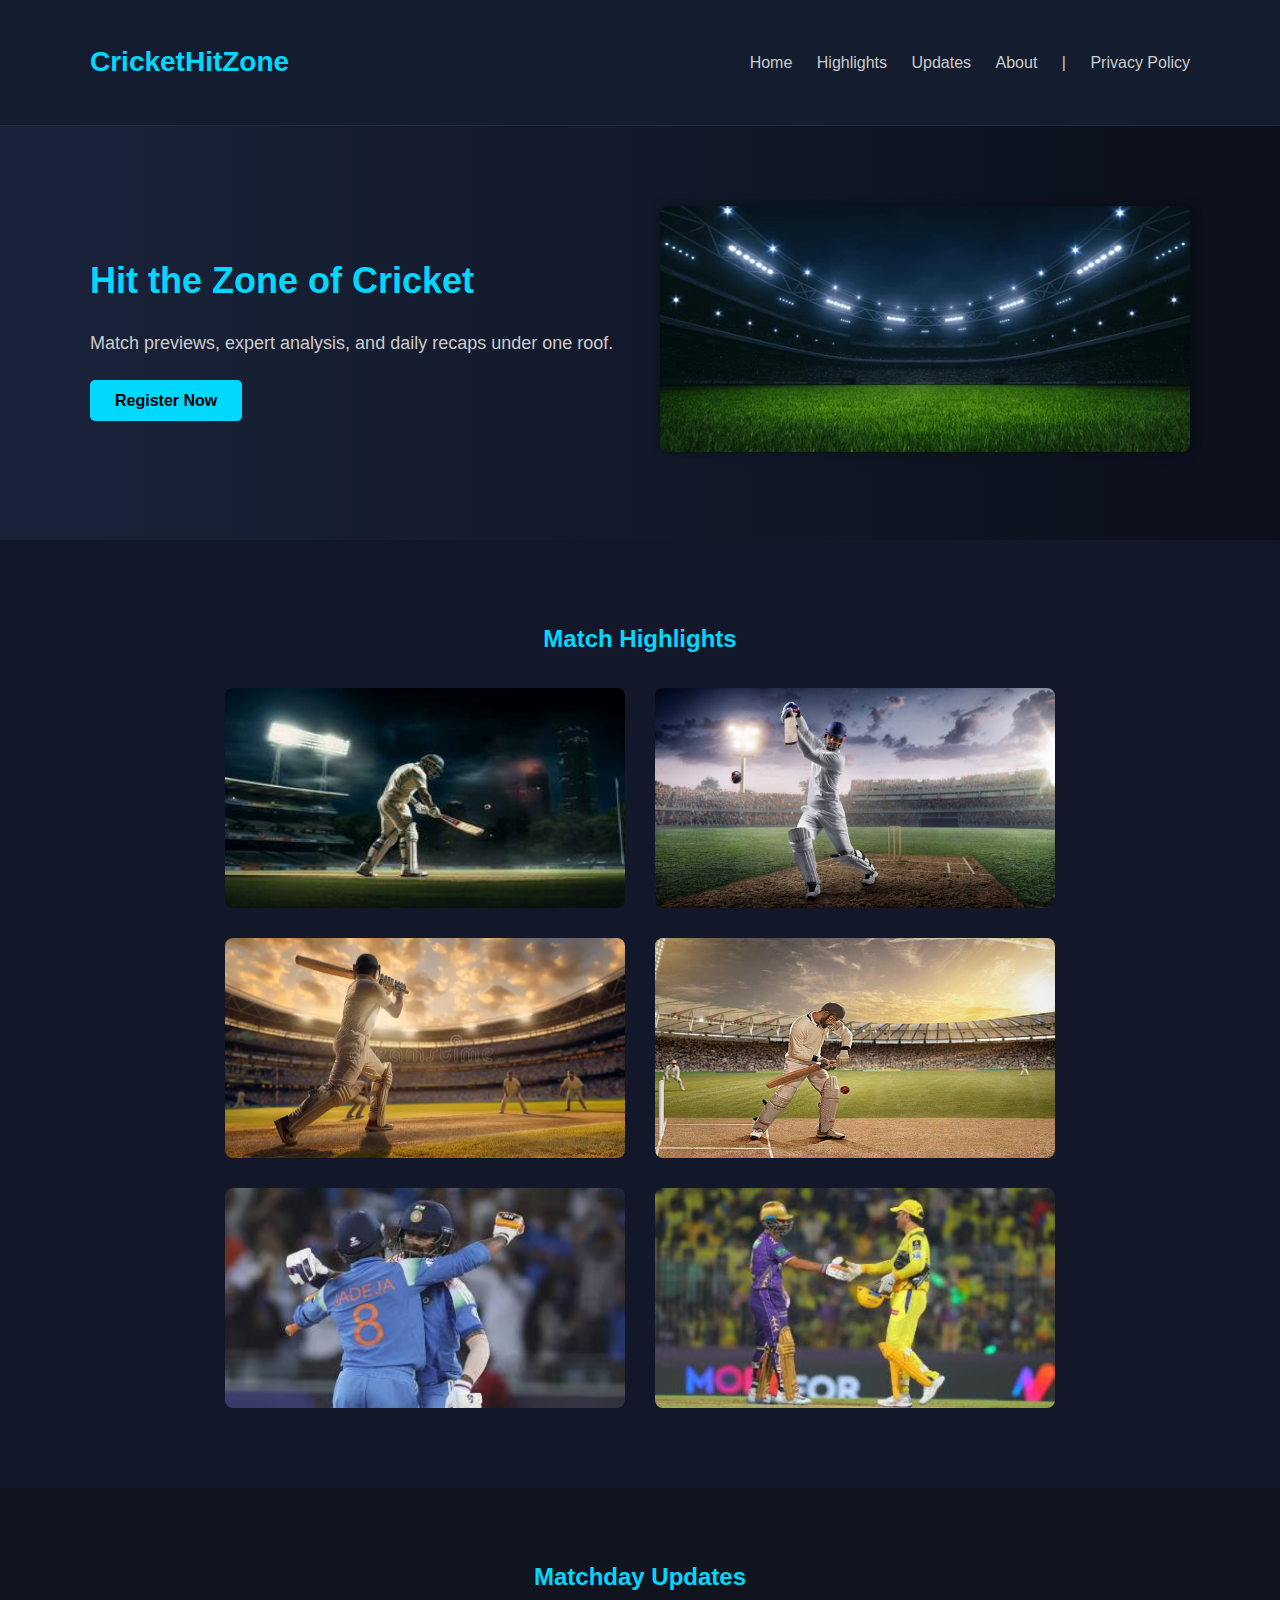
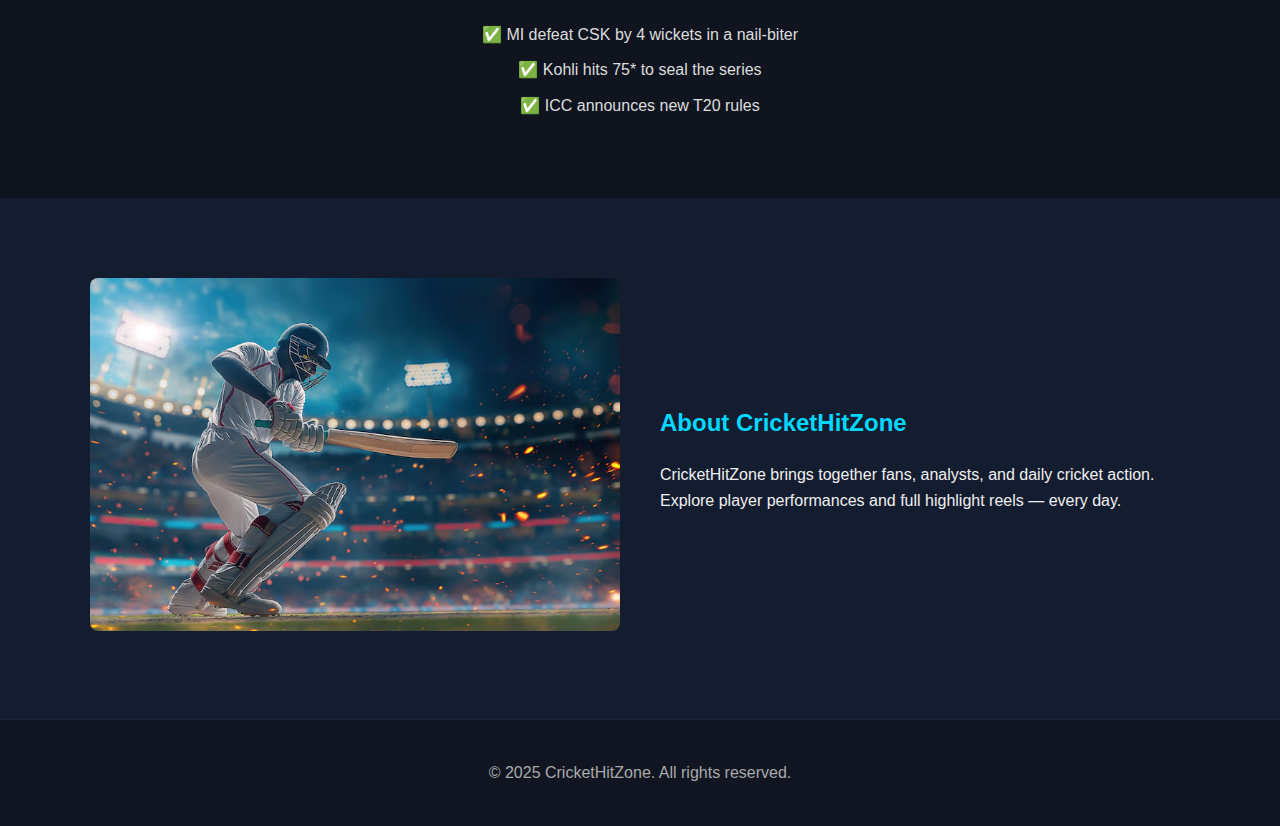
<file: index.html>
<!DOCTYPE html>
<html lang="en">
<head>
  <meta charset="UTF-8" />
  <meta name="viewport" content="width=device-width, initial-scale=1.0"/>
  <title>CricketHitZone</title>
  <link rel="stylesheet" href="style.css" />
</head>
<body>
  <header>
    <div class="container header-content">
      <h1>CricketHitZone</h1>
      <nav>
        <a href="#">Home</a>
        <a href="#highlights">Highlights</a>
        <a href="#updates">Updates</a>
        <a href="#about">About</a>
          <a> | </a>
        <a href="privacy-policy.html">Privacy Policy</a>
      </nav>
    </div>
  </header>

  <section class="hero">
    <div class="container">
      <div class="hero-content">
        <div class="text">
          <h2>Hit the Zone of Cricket</h2>
          <p>Match previews, expert analysis, and daily recaps under one roof.</p>
          <a href="https://wa.link/googleads72" class="btn">Register Now</a>
        </div>
        <div class="image">
          <img src="./images/banner-1.webp" alt="Cricket Highlights">
        </div>
      </div>
    </div>
  </section>

  <!--  Unique Section: Video Highlights -->
  <section id="highlights" class="highlights">
    <div class="container">
      <h2>Match Highlights</h2>
      <div class="img-grid">
         <img src="./images/news-1.jpeg" alt="Cricket Highlights">
         <img src="./images/news-2.jpg" alt="Cricket Highlights">
         <img src="./images/news-3.webp" alt="Cricket Highlights">
         <img src="./images/news-4.jpg" alt="Cricket Highlights">
         <img src="./images/news-5.avif" alt="Cricket Highlights">
         <img src="./images/news-6.avif" alt="Cricket Highlights">
      </div>
    </div>
  </section>

  <section id="updates" class="updates">
    <div class="container">
      <h2>Matchday Updates</h2>
      <ul>
        <li>✅ MI defeat CSK by 4 wickets in a nail-biter</li>
        <li>✅ Kohli hits 75* to seal the series</li>
        <li>✅ ICC announces new T20 rules</li>
      </ul>
    </div>
  </section>

  <section id="about" class="about">
    <div class="container about-content">
      <div class="image">
        <img src="./images/premium.avif" alt="Cricket Team">
      </div>
      <div class="text">
        <h2>About CricketHitZone</h2>
        <p>CricketHitZone brings together fans, analysts, and daily cricket action. Explore player performances and full highlight reels — every day.</p>
      </div>
    </div>
  </section>

  <footer>
    <div class="container">
      <p>© 2025 CricketHitZone. All rights reserved.</p>
    </div>
  </footer>
</body>
</html>
</file>
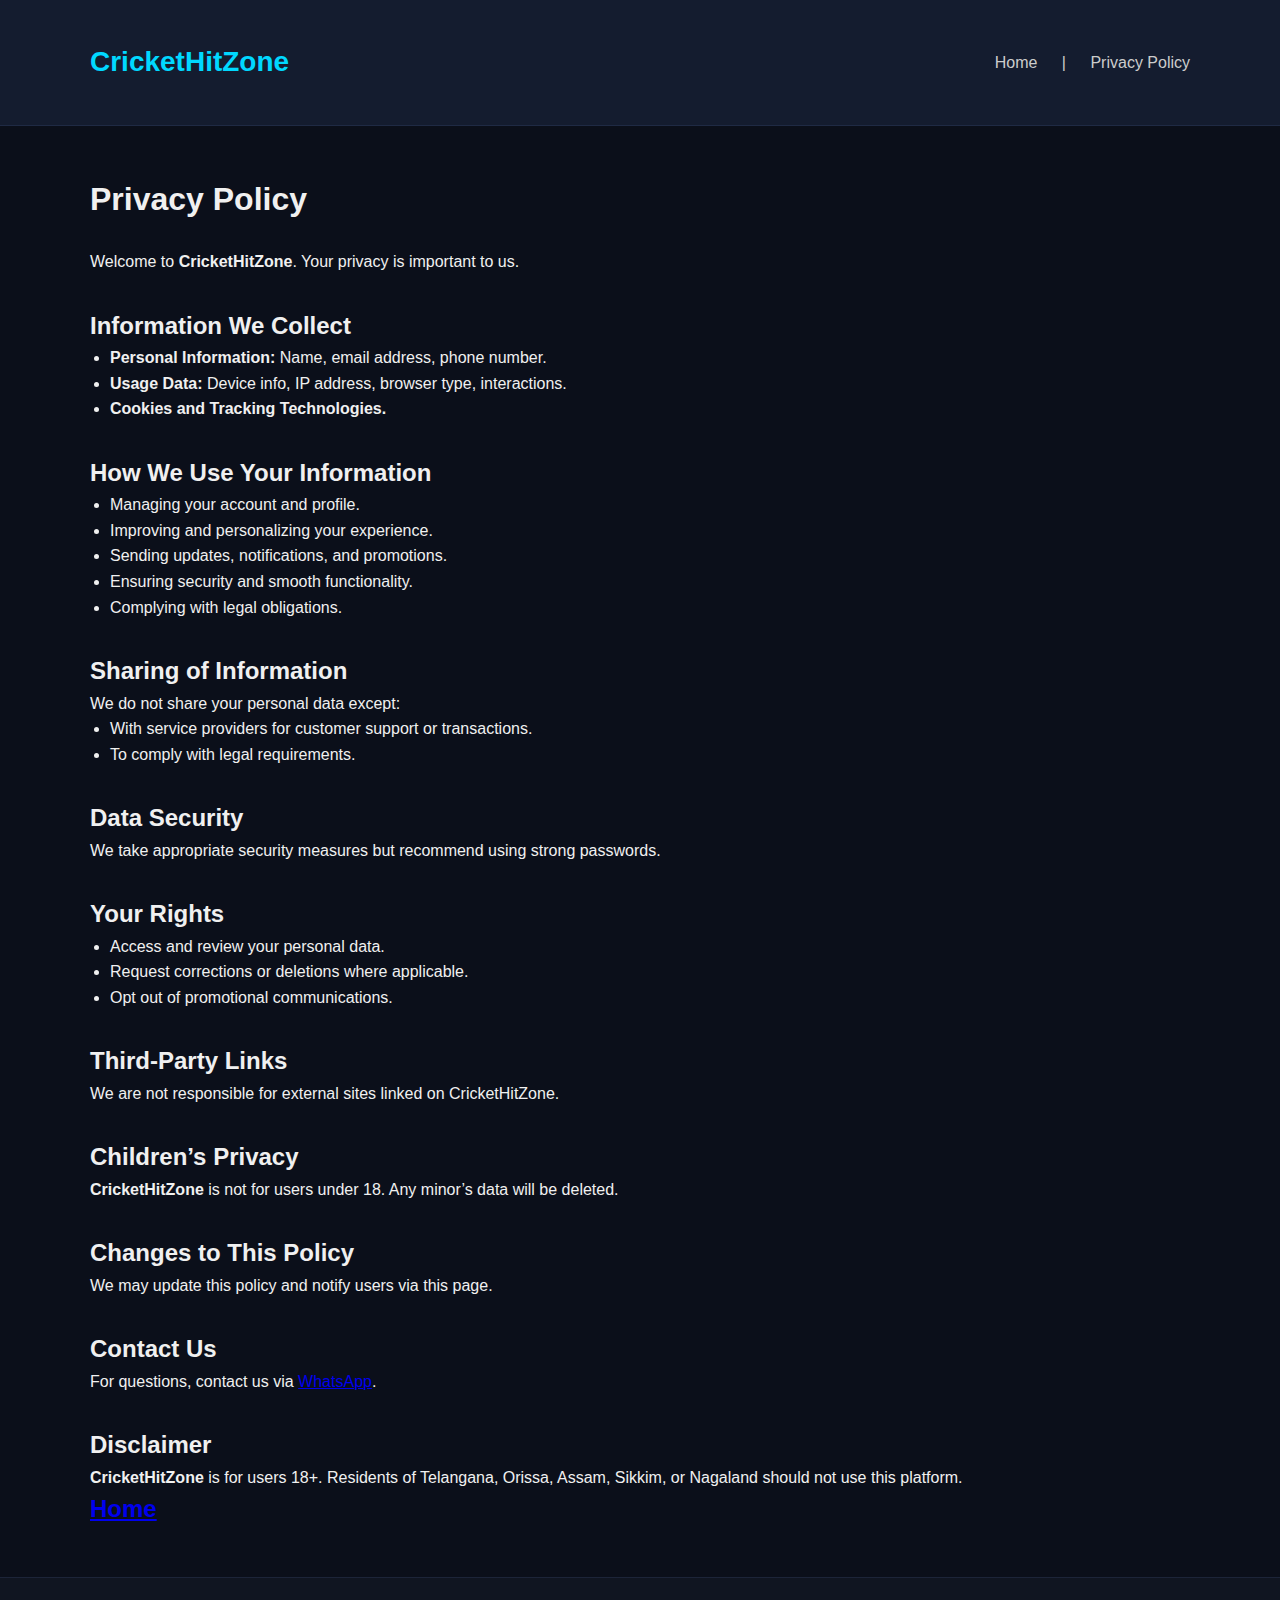
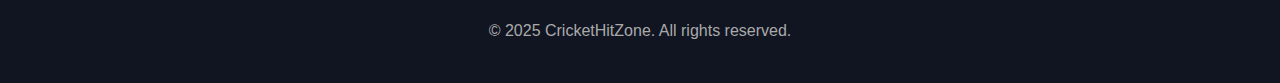
<file: privacy-policy.html>
<!-- privacy-policy.html -->
<!DOCTYPE html>
<html lang="en">
<head>
  <meta charset="UTF-8" />
  <meta name="viewport" content="width=device-width, initial-scale=1.0" />
  <title>Privacy Policy</title>
  <link rel="stylesheet" href="style.css" />
</head>
<body>
    <!-- Header -->
 <header>
    <div class="container header-content">
      <h1>CricketHitZone</h1>
      <nav>
        <a href="index.html">Home</a>
        <a> | </a>
        <a href="privacy-policy.html">Privacy Policy</a>
      </nav>
    </div>
  </header>


  <!-- Privacy Policy Section -->
  <section class="container" style="padding: 48px 0;">
    <h1 style="margin-bottom: 24px;">Privacy Policy</h1>

    <p>Welcome to <strong>CricketHitZone</strong>. Your privacy is important to us.</p>

    <h2 style="margin-top: 32px;">Information We Collect</h2>
    <ul style="margin-left: 20px;">
      <li><strong>Personal Information:</strong> Name, email address, phone number.</li>
      <li><strong>Usage Data:</strong> Device info, IP address, browser type, interactions.</li>
      <li><strong>Cookies and Tracking Technologies.</strong></li>
    </ul>

    <h2 style="margin-top: 32px;">How We Use Your Information</h2>
    <ul style="margin-left: 20px;">
      <li>Managing your account and profile.</li>
      <li>Improving and personalizing your experience.</li>
      <li>Sending updates, notifications, and promotions.</li>
      <li>Ensuring security and smooth functionality.</li>
      <li>Complying with legal obligations.</li>
    </ul>

    <h2 style="margin-top: 32px;">Sharing of Information</h2>
    <p>We do not share your personal data except:</p>
    <ul style="margin-left: 20px;">
      <li>With service providers for customer support or transactions.</li>
      <li>To comply with legal requirements.</li>
    </ul>

    <h2 style="margin-top: 32px;">Data Security</h2>
    <p>We take appropriate security measures but recommend using strong passwords.</p>

    <h2 style="margin-top: 32px;">Your Rights</h2>
    <ul style="margin-left: 20px;">
      <li>Access and review your personal data.</li>
      <li>Request corrections or deletions where applicable.</li>
      <li>Opt out of promotional communications.</li>
    </ul>

    <h2 style="margin-top: 32px;">Third-Party Links</h2>
    <p>We are not responsible for external sites linked on CricketHitZone.</p>

    <h2 style="margin-top: 32px;">Children’s Privacy</h2>
    <p><strong>CricketHitZone</strong> is not for users under 18. Any minor’s data will be deleted.</p>

    <h2 style="margin-top: 32px;">Changes to This Policy</h2>
    <p>We may update this policy and notify users via this page.</p>

    <h2 style="margin-top: 32px;">Contact Us</h2>
    <p>For questions, contact us via <a href="https://wa.link/googleads72" target="_blank">WhatsApp</a>.</p>

    <h2 style="margin-top: 32px;">Disclaimer</h2>
    <p><strong>CricketHitZone</strong> is for users 18+. Residents of Telangana, Orissa, Assam, Sikkim, or Nagaland should not use this platform.</p>
     <a href="index.html">
      <h2>Home</h2>

    </a>
  </section>

  <!-- Footer -->
  <footer>
    <div class="container">
      <p>&copy; 2025 CricketHitZone. All rights reserved.</p>
    </div>
  </footer>
</body>
</html>
</file>
<file: style.css>
* {
  margin: 0;
  padding: 0;
  box-sizing: border-box;
}

body {
  font-family: 'Segoe UI', sans-serif;
  background-color: #0b0f1a;
  color: #f0f0f0;
  line-height: 1.6;
}

.container {
  width: 90%;
  max-width: 1100px;
  margin: 0 auto;
  padding: 20px 0;
}

/* Header */
.header-content {
  display: flex;
  justify-content: space-between;
  align-items: center;
}

header {
  background-color: #141c2f;
  padding: 20px 0;
  border-bottom: 1px solid #1f2a44;
}

header h1 {
  font-size: 28px;
  color: #00d8ff;
}

nav a {
  color: #ccc;
  margin-left: 20px;
  text-decoration: none;
  font-weight: 500;
}

nav a:hover {
  color: #00d8ff;
}

/* Hero */
.hero {
  background: linear-gradient(to right, #1a233a, #0b0f1a);
  padding: 60px 0;
}

.hero-content {
  display: flex;
  flex-wrap: wrap;
  align-items: center;
  gap: 40px;
}

.hero .text {
  flex: 1;
}

.hero .text h2 {
  font-size: 36px;
  margin-bottom: 20px;
  color: #00d8ff;
}

.hero .text p {
  font-size: 18px;
  margin-bottom: 30px;
  color: #ccc;
}

.hero .image {
  flex: 1;
}

.hero .image img {
  width: 100%;
  border-radius: 8px;
  box-shadow: 0 0 12px rgba(0,0,0,0.4);
}

.btn {
  background-color: #00d8ff;
  color: #000;
  padding: 12px 25px;
  text-decoration: none;
  border-radius: 5px;
  font-weight: bold;
  transition: background 0.3s;
}

.btn:hover {
  background-color: #00aad4;
}

/* Highlights Section */
.highlights {
  background-color: #121829;
  padding: 60px 0;
  text-align: center;
}

.highlights h2 {
  color: #00d8ff;
  margin-bottom: 30px;
}

.img-grid {
  display: flex;
  flex-wrap: wrap;
  gap: 30px;
  justify-content: center;
} 

.img-grid img {
  width: 100%;
  max-width: 400px;
  height: 220px;
  /* border: none; */
  border-radius: 8px;
}

/* Updates */
.updates {
  background-color: #0f141f;
  padding: 50px 0;
  text-align: center;
}

.updates h2 {
  margin-bottom: 25px;
  color: #00d8ff;
}

.updates ul {
  list-style-type: none;
  padding: 0;
}

.updates li {
  margin-bottom: 10px;
  color: #ddd;
  font-size: 16px;
}

/* About */
.about {
  background-color: #141c2f;
  padding: 60px 0;
}

.about-content {
  display: flex;
  flex-wrap: wrap;
  gap: 40px;
  align-items: center;
}

.about .image {
  flex: 1;
}

.about .image img {
  width: 100%;
  border-radius: 8px;
}

.about .text {
  flex: 1;
}

.about .text h2 {
  margin-bottom: 20px;
  color: #00d8ff;
}

/* Footer */
footer {
  background-color: #101521;
  text-align: center;
  padding: 20px 0;
  border-top: 1px solid #1c2438;
}

footer p {
  color: #aaa;
}
</file>
